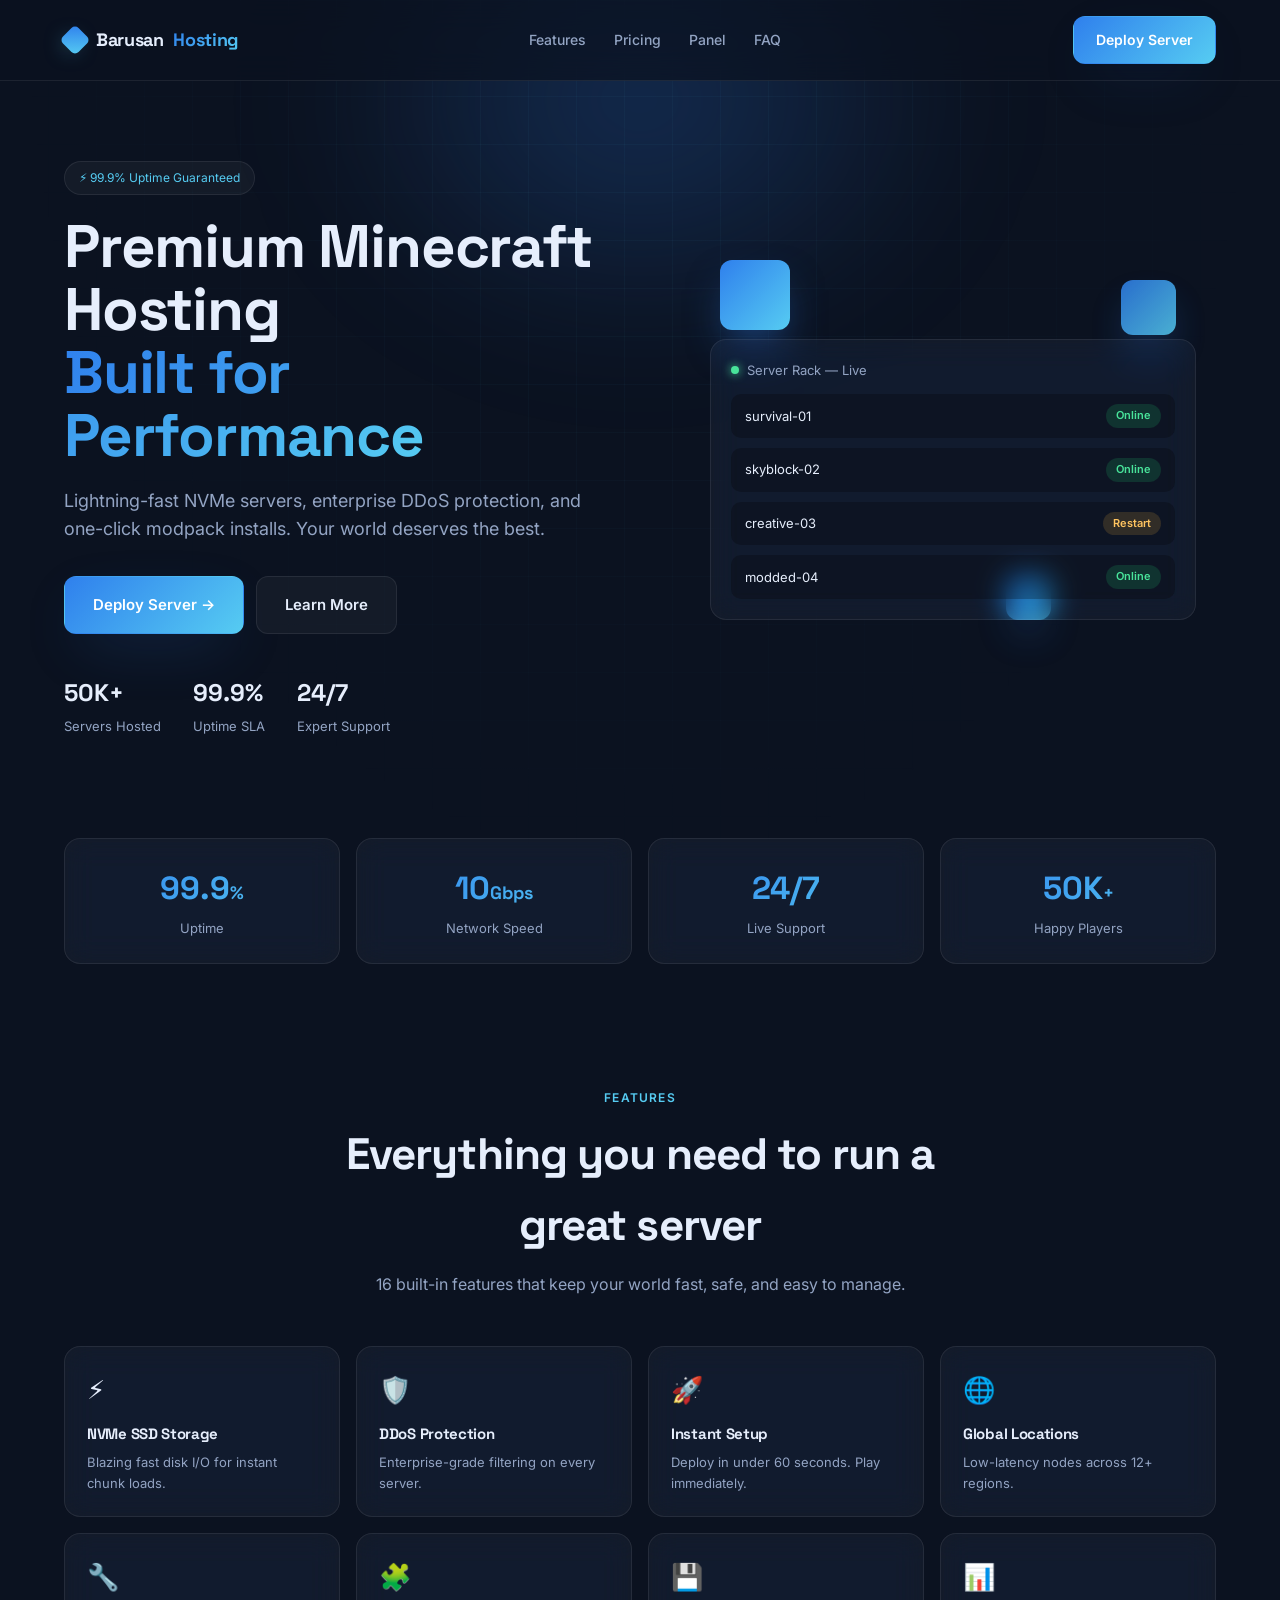
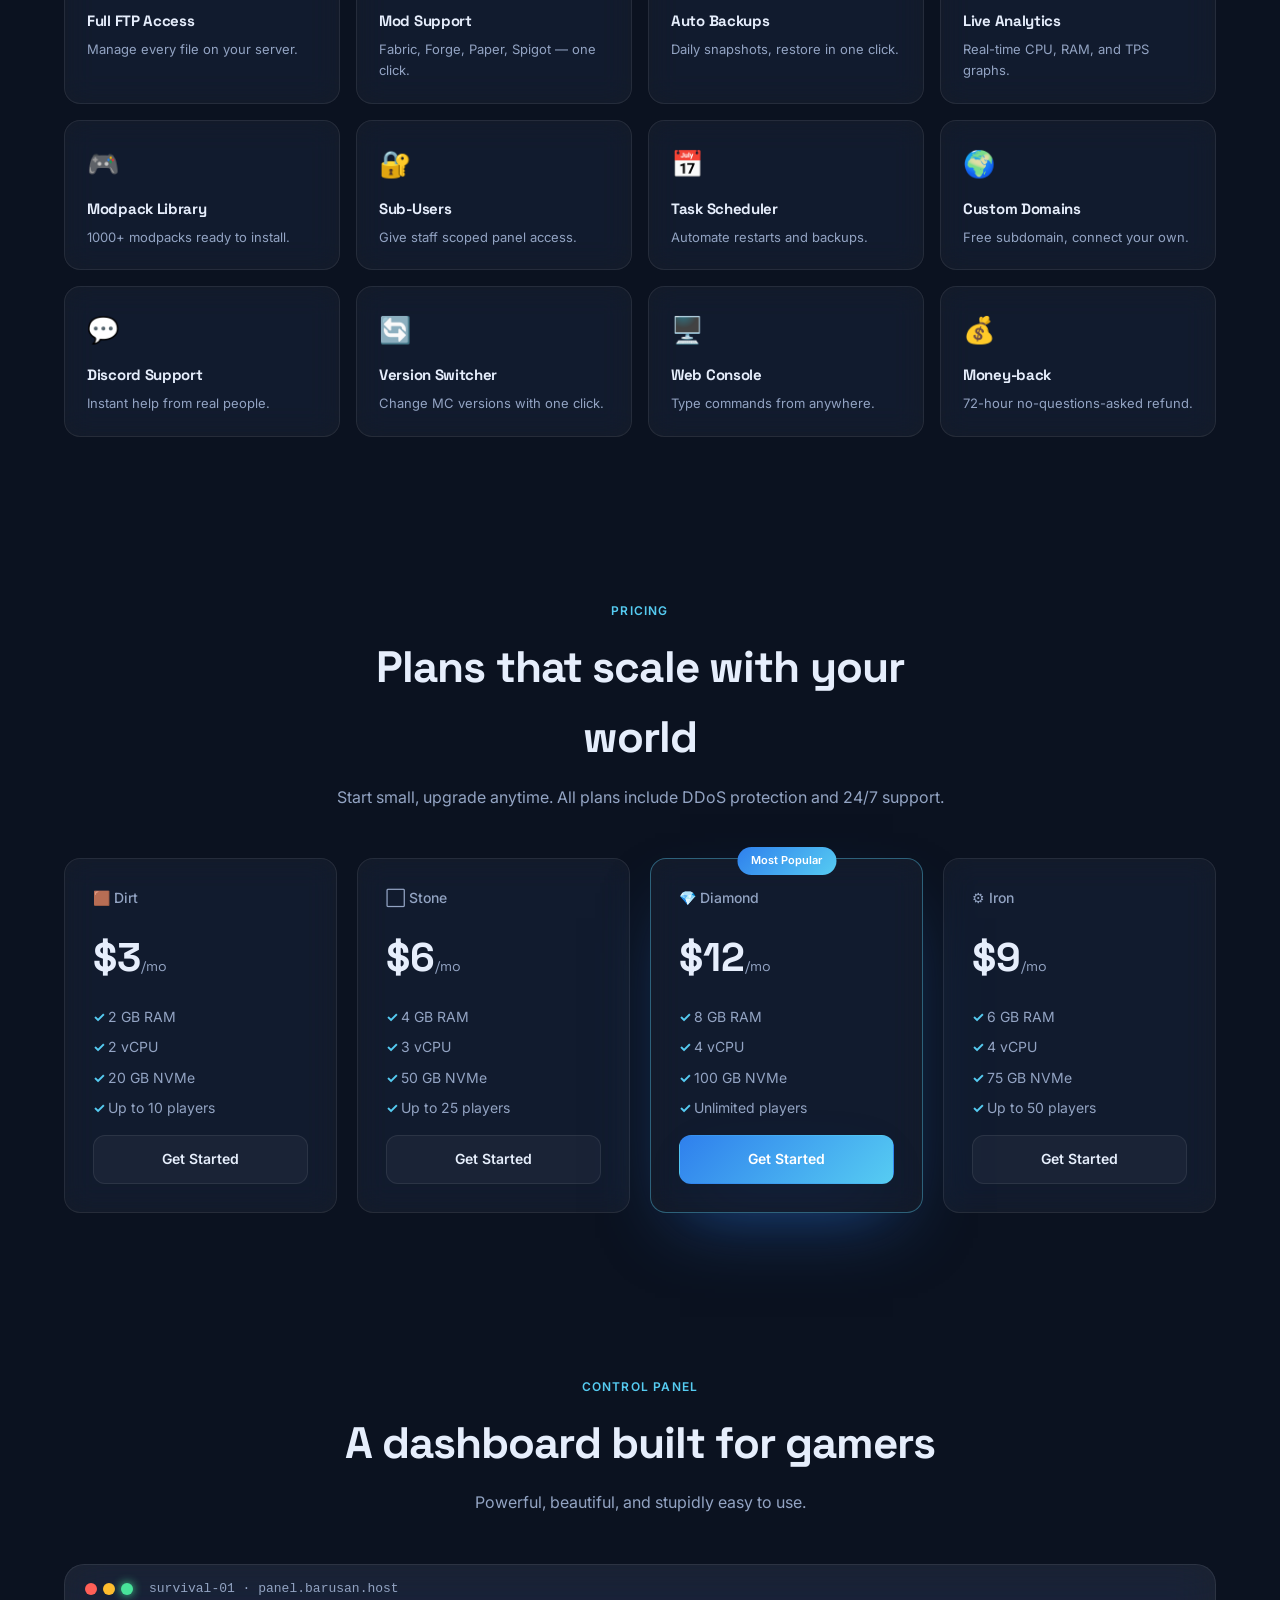
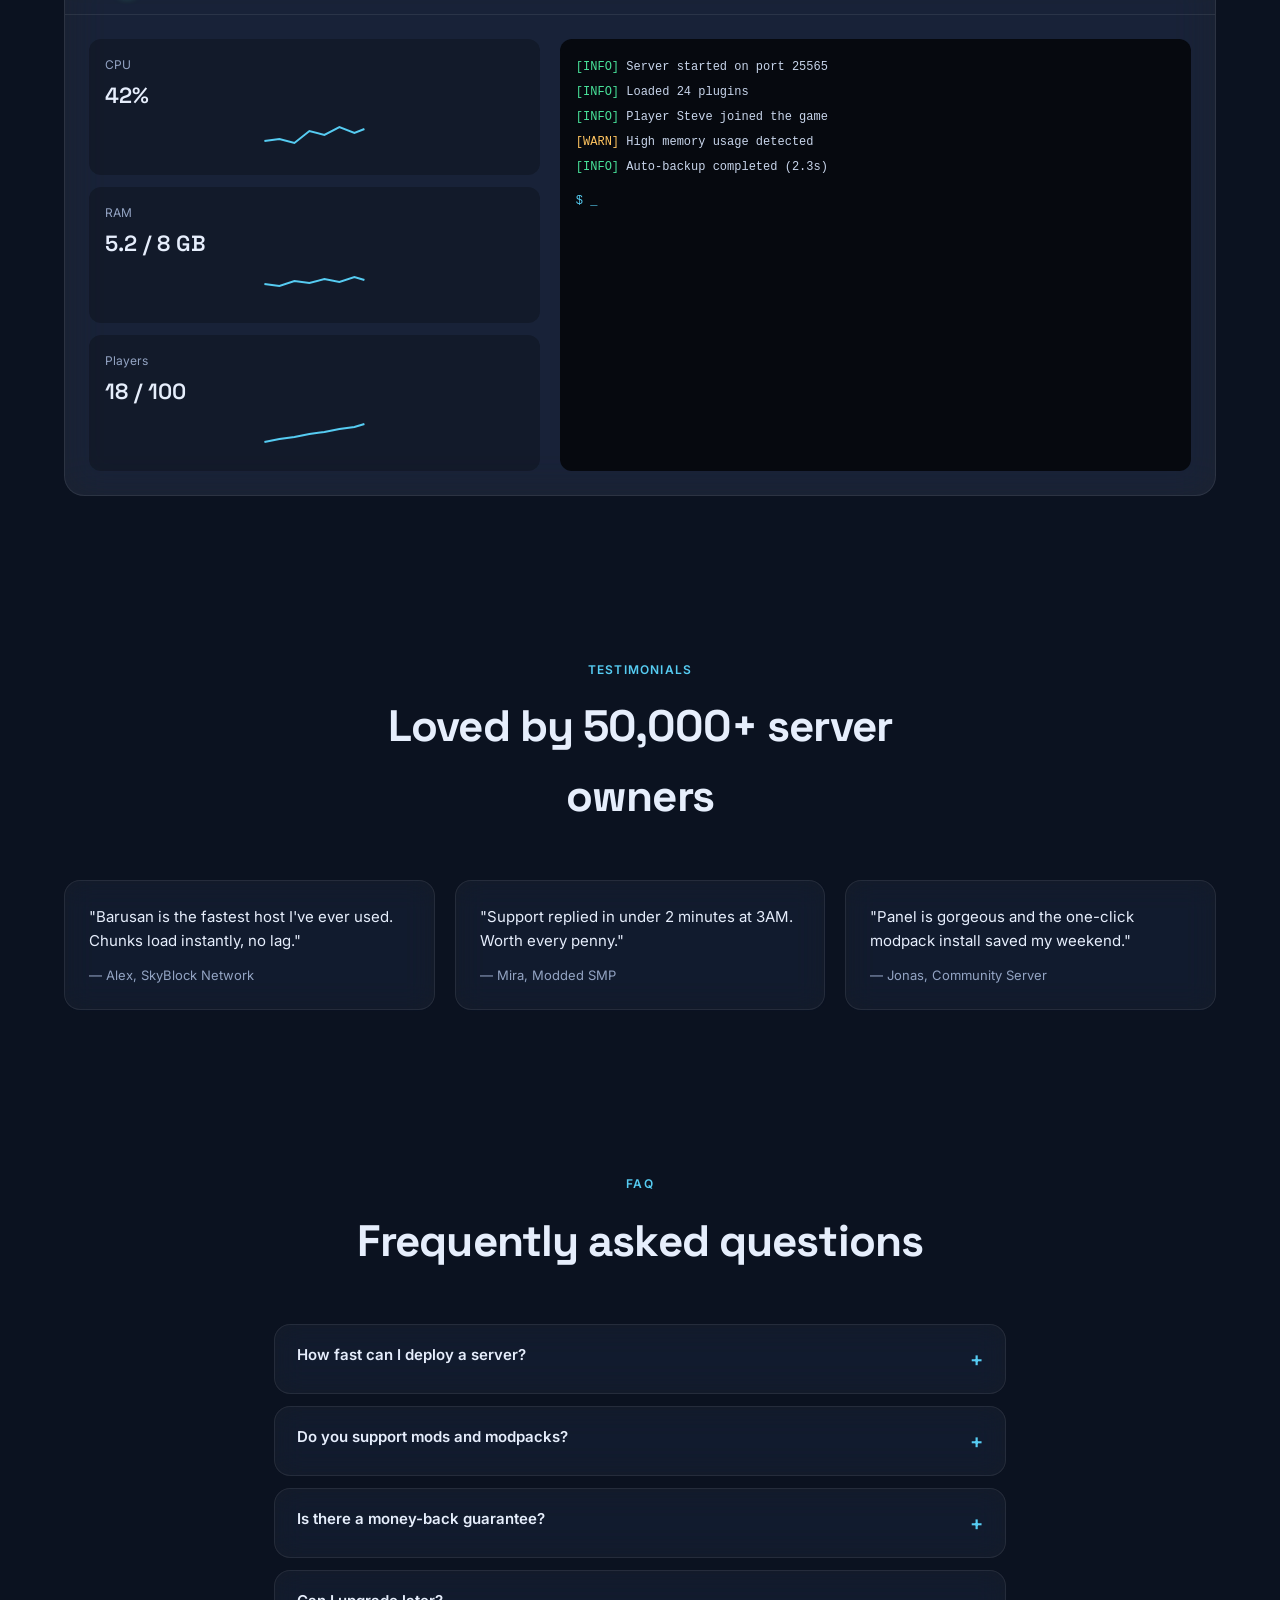
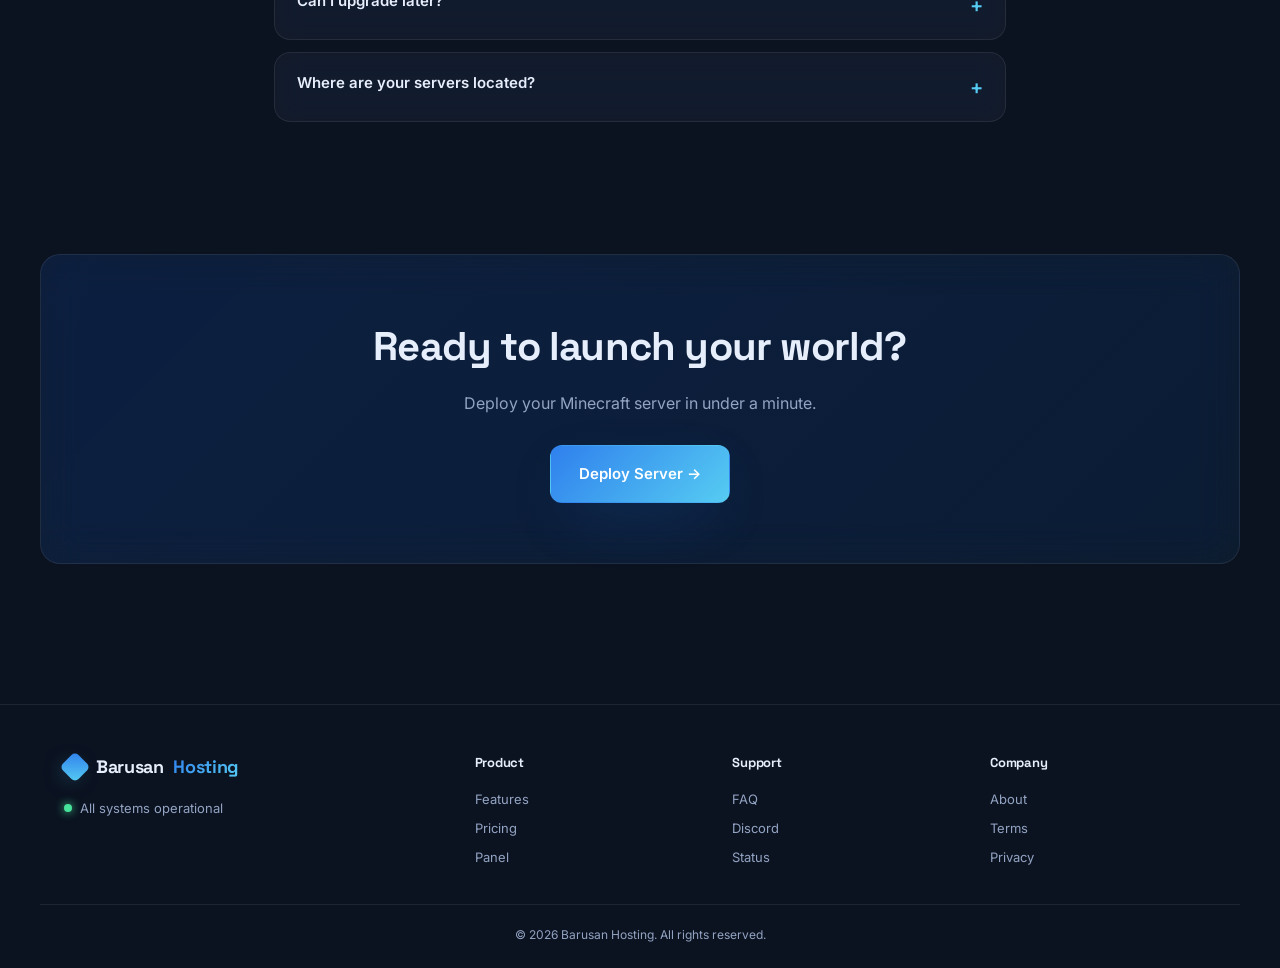
<file: index.html>
<!DOCTYPE html>
<html lang="en">
<head>
<meta charset="UTF-8" />
<meta name="viewport" content="width=device-width, initial-scale=1.0" />
<title>Barusan Hosting — Premium Minecraft Server Hosting</title>
<meta name="description" content="High-performance Minecraft server hosting with NVMe SSDs, DDoS protection, and 99.9% uptime. Deploy your server in seconds." />
<meta property="og:title" content="Barusan Hosting — Premium Minecraft Server Hosting" />
<meta property="og:description" content="High-performance Minecraft server hosting with NVMe SSDs, DDoS protection, and 99.9% uptime." />
<meta property="og:type" content="website" />
<meta name="twitter:card" content="summary_large_image" />
<link rel="preconnect" href="https://fonts.googleapis.com" />
<link rel="preconnect" href="https://fonts.gstatic.com" crossorigin />
<link href="https://fonts.googleapis.com/css2?family=Space+Grotesk:wght@500;600;700&family=Inter:wght@400;500;600&display=swap" rel="stylesheet" />
<link rel="stylesheet" href="style.css" />
</head>
<body>
<div class="bg-grid"></div>
<div class="bg-glow"></div>

<header class="nav">
  <div class="container nav-inner">
    <a href="#" class="logo"><span class="logo-cube"></span> Barusan <span class="logo-accent">Hosting</span></a>
    <nav class="nav-links">
      <a href="#features">Features</a>
      <a href="#pricing">Pricing</a>
      <a href="#panel">Panel</a>
      <a href="#faq">FAQ</a>
    </nav>
    <a href="#pricing" class="btn btn-primary">Deploy Server</a>
  </div>
</header>

<section class="hero">
  <div class="container hero-grid">
    <div class="hero-content">
      <span class="badge">⚡ 99.9% Uptime Guaranteed</span>
      <h1>Premium Minecraft Hosting<br /><span class="grad-text">Built for Performance</span></h1>
      <p class="lead">Lightning-fast NVMe servers, enterprise DDoS protection, and one-click modpack installs. Your world deserves the best.</p>
      <div class="hero-cta">
        <a href="#pricing" class="btn btn-primary btn-lg">Deploy Server →</a>
        <a href="#features" class="btn btn-ghost btn-lg">Learn More</a>
      </div>
      <div class="hero-trust">
        <div><strong>50K+</strong><span>Servers Hosted</span></div>
        <div><strong>99.9%</strong><span>Uptime SLA</span></div>
        <div><strong>24/7</strong><span>Expert Support</span></div>
      </div>
    </div>
    <div class="hero-visual">
      <div class="cube c1"></div>
      <div class="cube c2"></div>
      <div class="cube c3"></div>
      <div class="rack glass">
        <div class="rack-header"><span class="dot green"></span> Server Rack — Live</div>
        <div class="rack-row"><span>survival-01</span><span class="pill ok">Online</span></div>
        <div class="rack-row"><span>skyblock-02</span><span class="pill ok">Online</span></div>
        <div class="rack-row"><span>creative-03</span><span class="pill warn">Restart</span></div>
        <div class="rack-row"><span>modded-04</span><span class="pill ok">Online</span></div>
      </div>
    </div>
  </div>
</section>

<section class="stats">
  <div class="container stats-grid">
    <div class="stat glass"><div class="stat-num">99.9<span>%</span></div><div class="stat-label">Uptime</div></div>
    <div class="stat glass"><div class="stat-num">10<span>Gbps</span></div><div class="stat-label">Network Speed</div></div>
    <div class="stat glass"><div class="stat-num">24/7</div><div class="stat-label">Live Support</div></div>
    <div class="stat glass"><div class="stat-num">50K<span>+</span></div><div class="stat-label">Happy Players</div></div>
  </div>
</section>

<section id="features" class="section">
  <div class="container">
    <div class="section-head">
      <span class="eyebrow">Features</span>
      <h2>Everything you need to run a great server</h2>
      <p>16 built-in features that keep your world fast, safe, and easy to manage.</p>
    </div>
    <div class="feat-grid">
      <div class="feat glass"><div class="feat-icon">⚡</div><h3>NVMe SSD Storage</h3><p>Blazing fast disk I/O for instant chunk loads.</p></div>
      <div class="feat glass"><div class="feat-icon">🛡️</div><h3>DDoS Protection</h3><p>Enterprise-grade filtering on every server.</p></div>
      <div class="feat glass"><div class="feat-icon">🚀</div><h3>Instant Setup</h3><p>Deploy in under 60 seconds. Play immediately.</p></div>
      <div class="feat glass"><div class="feat-icon">🌐</div><h3>Global Locations</h3><p>Low-latency nodes across 12+ regions.</p></div>
      <div class="feat glass"><div class="feat-icon">🔧</div><h3>Full FTP Access</h3><p>Manage every file on your server.</p></div>
      <div class="feat glass"><div class="feat-icon">🧩</div><h3>Mod Support</h3><p>Fabric, Forge, Paper, Spigot — one click.</p></div>
      <div class="feat glass"><div class="feat-icon">💾</div><h3>Auto Backups</h3><p>Daily snapshots, restore in one click.</p></div>
      <div class="feat glass"><div class="feat-icon">📊</div><h3>Live Analytics</h3><p>Real-time CPU, RAM, and TPS graphs.</p></div>
      <div class="feat glass"><div class="feat-icon">🎮</div><h3>Modpack Library</h3><p>1000+ modpacks ready to install.</p></div>
      <div class="feat glass"><div class="feat-icon">🔐</div><h3>Sub-Users</h3><p>Give staff scoped panel access.</p></div>
      <div class="feat glass"><div class="feat-icon">📅</div><h3>Task Scheduler</h3><p>Automate restarts and backups.</p></div>
      <div class="feat glass"><div class="feat-icon">🌍</div><h3>Custom Domains</h3><p>Free subdomain, connect your own.</p></div>
      <div class="feat glass"><div class="feat-icon">💬</div><h3>Discord Support</h3><p>Instant help from real people.</p></div>
      <div class="feat glass"><div class="feat-icon">🔄</div><h3>Version Switcher</h3><p>Change MC versions with one click.</p></div>
      <div class="feat glass"><div class="feat-icon">🖥️</div><h3>Web Console</h3><p>Type commands from anywhere.</p></div>
      <div class="feat glass"><div class="feat-icon">💰</div><h3>Money-back</h3><p>72-hour no-questions-asked refund.</p></div>
    </div>
  </div>
</section>

<section id="pricing" class="section">
  <div class="container">
    <div class="section-head">
      <span class="eyebrow">Pricing</span>
      <h2>Plans that scale with your world</h2>
      <p>Start small, upgrade anytime. All plans include DDoS protection and 24/7 support.</p>
    </div>
    <div class="price-grid">
      <div class="price glass">
        <div class="tier">🟫 Dirt</div>
        <div class="price-num">$3<span>/mo</span></div>
        <ul><li>2 GB RAM</li><li>2 vCPU</li><li>20 GB NVMe</li><li>Up to 10 players</li></ul>
        <a href="#" class="btn btn-ghost">Get Started</a>
      </div>
      <div class="price glass">
        <div class="tier">⬜ Stone</div>
        <div class="price-num">$6<span>/mo</span></div>
        <ul><li>4 GB RAM</li><li>3 vCPU</li><li>50 GB NVMe</li><li>Up to 25 players</li></ul>
        <a href="#" class="btn btn-ghost">Get Started</a>
      </div>
      <div class="price glass popular">
        <div class="popular-badge">Most Popular</div>
        <div class="tier">💎 Diamond</div>
        <div class="price-num">$12<span>/mo</span></div>
        <ul><li>8 GB RAM</li><li>4 vCPU</li><li>100 GB NVMe</li><li>Unlimited players</li></ul>
        <a href="#" class="btn btn-primary">Get Started</a>
      </div>
      <div class="price glass">
        <div class="tier">⚙️ Iron</div>
        <div class="price-num">$9<span>/mo</span></div>
        <ul><li>6 GB RAM</li><li>4 vCPU</li><li>75 GB NVMe</li><li>Up to 50 players</li></ul>
        <a href="#" class="btn btn-ghost">Get Started</a>
      </div>
    </div>
  </div>
</section>

<section id="panel" class="section">
  <div class="container">
    <div class="section-head">
      <span class="eyebrow">Control Panel</span>
      <h2>A dashboard built for gamers</h2>
      <p>Powerful, beautiful, and stupidly easy to use.</p>
    </div>
    <div class="panel glass-strong">
      <div class="panel-top">
        <div class="panel-tabs"><span class="dot red"></span><span class="dot yellow"></span><span class="dot green"></span></div>
        <div class="panel-title">survival-01 · panel.barusan.host</div>
      </div>
      <div class="panel-body">
        <div class="panel-metrics">
          <div class="metric"><div class="metric-label">CPU</div><div class="metric-val">42%</div><svg viewBox="0 0 100 30" class="spark"><polyline points="0,20 15,18 30,22 45,10 60,14 75,6 90,12 100,8" /></svg></div>
          <div class="metric"><div class="metric-label">RAM</div><div class="metric-val">5.2 / 8 GB</div><svg viewBox="0 0 100 30" class="spark"><polyline points="0,15 15,17 30,12 45,14 60,10 75,13 90,8 100,11" /></svg></div>
          <div class="metric"><div class="metric-label">Players</div><div class="metric-val">18 / 100</div><svg viewBox="0 0 100 30" class="spark"><polyline points="0,25 15,22 30,20 45,17 60,15 75,12 90,10 100,7" /></svg></div>
        </div>
        <div class="console">
          <div class="con-line"><span class="ok">[INFO]</span> Server started on port 25565</div>
          <div class="con-line"><span class="ok">[INFO]</span> Loaded 24 plugins</div>
          <div class="con-line"><span class="ok">[INFO]</span> Player Steve joined the game</div>
          <div class="con-line"><span class="warn">[WARN]</span> High memory usage detected</div>
          <div class="con-line"><span class="ok">[INFO]</span> Auto-backup completed (2.3s)</div>
          <div class="con-line con-input">$ <span class="cursor">_</span></div>
        </div>
      </div>
    </div>
  </div>
</section>

<section class="section">
  <div class="container">
    <div class="section-head">
      <span class="eyebrow">Testimonials</span>
      <h2>Loved by 50,000+ server owners</h2>
    </div>
    <div class="test-grid">
      <div class="test glass"><p>"Barusan is the fastest host I've ever used. Chunks load instantly, no lag."</p><div class="who">— Alex, SkyBlock Network</div></div>
      <div class="test glass"><p>"Support replied in under 2 minutes at 3AM. Worth every penny."</p><div class="who">— Mira, Modded SMP</div></div>
      <div class="test glass"><p>"Panel is gorgeous and the one-click modpack install saved my weekend."</p><div class="who">— Jonas, Community Server</div></div>
    </div>
  </div>
</section>

<section id="faq" class="section">
  <div class="container faq-wrap">
    <div class="section-head">
      <span class="eyebrow">FAQ</span>
      <h2>Frequently asked questions</h2>
    </div>
    <details class="faq glass"><summary>How fast can I deploy a server?</summary><p>Under 60 seconds. Pick a plan, choose a version, and you're live.</p></details>
    <details class="faq glass"><summary>Do you support mods and modpacks?</summary><p>Yes — Fabric, Forge, Paper, Spigot, and 1000+ CurseForge modpacks with one-click install.</p></details>
    <details class="faq glass"><summary>Is there a money-back guarantee?</summary><p>Yes. Full refund within 72 hours if you're not happy.</p></details>
    <details class="faq glass"><summary>Can I upgrade later?</summary><p>Absolutely. Upgrade or downgrade anytime from the panel with zero downtime.</p></details>
    <details class="faq glass"><summary>Where are your servers located?</summary><p>12+ regions worldwide including US, EU, Asia, and South America.</p></details>
  </div>
</section>

<section class="section cta-section">
  <div class="container cta glass-strong">
    <h2>Ready to launch your world?</h2>
    <p>Deploy your Minecraft server in under a minute.</p>
    <a href="#pricing" class="btn btn-primary btn-lg">Deploy Server →</a>
  </div>
</section>

<footer class="footer">
  <div class="container footer-inner">
    <div>
      <a href="#" class="logo"><span class="logo-cube"></span> Barusan <span class="logo-accent">Hosting</span></a>
      <p class="foot-note"><span class="dot green"></span> All systems operational</p>
    </div>
    <div class="foot-cols">
      <div><h4>Product</h4><a href="#features">Features</a><a href="#pricing">Pricing</a><a href="#panel">Panel</a></div>
      <div><h4>Support</h4><a href="#faq">FAQ</a><a href="#">Discord</a><a href="#">Status</a></div>
      <div><h4>Company</h4><a href="#">About</a><a href="#">Terms</a><a href="#">Privacy</a></div>
    </div>
  </div>
  <div class="container foot-bottom">© 2026 Barusan Hosting. All rights reserved.</div>
</footer>
</body>
</html>
</file>
<file: style.css>
:root {
  --bg: #0B1220;
  --bg-2: #0f1830;
  --fg: #e6eefc;
  --muted: #93a4c3;
  --blue: #2F80ED;
  --cyan: #56CCF2;
  --border: rgba(255,255,255,0.08);
  --glass: rgba(255,255,255,0.04);
  --glass-2: rgba(255,255,255,0.07);
  --grad: linear-gradient(135deg, #2F80ED 0%, #56CCF2 100%);
  --shadow: 0 20px 60px -20px rgba(47,128,237,0.35);
}
* { box-sizing: border-box; margin: 0; padding: 0; }
html { scroll-behavior: smooth; }
body {
  font-family: 'Inter', system-ui, sans-serif;
  background: var(--bg);
  color: var(--fg);
  line-height: 1.6;
  overflow-x: hidden;
  min-height: 100vh;
}
h1, h2, h3, h4, .logo { font-family: 'Space Grotesk', sans-serif; letter-spacing: -0.02em; }
a { color: inherit; text-decoration: none; }

.container { max-width: 1200px; margin: 0 auto; padding: 0 24px; }

/* Background */
.bg-grid {
  position: fixed; inset: 0; z-index: -2;
  background-image:
    linear-gradient(rgba(86,204,242,0.04) 1px, transparent 1px),
    linear-gradient(90deg, rgba(86,204,242,0.04) 1px, transparent 1px);
  background-size: 48px 48px;
  mask-image: radial-gradient(ellipse at top, black 20%, transparent 70%);
}
.bg-glow {
  position: fixed; top: -200px; left: 50%; transform: translateX(-50%);
  width: 800px; height: 600px; z-index: -1;
  background: radial-gradient(ellipse, rgba(47,128,237,0.25), transparent 60%);
  filter: blur(60px);
  pointer-events: none;
}

.glass {
  background: var(--glass);
  border: 1px solid var(--border);
  border-radius: 16px;
  backdrop-filter: blur(14px) saturate(140%);
  -webkit-backdrop-filter: blur(14px) saturate(140%);
}
.glass-strong {
  background: var(--glass-2);
  border: 1px solid var(--border);
  border-radius: 20px;
  backdrop-filter: blur(20px) saturate(160%);
  -webkit-backdrop-filter: blur(20px) saturate(160%);
}

/* Buttons */
.btn {
  display: inline-flex; align-items: center; justify-content: center;
  padding: 12px 22px; border-radius: 12px; font-weight: 600;
  font-size: 14px; transition: transform .2s, box-shadow .2s, background .2s;
  border: 1px solid transparent; cursor: pointer;
}
.btn-lg { padding: 16px 28px; font-size: 15px; }
.btn-primary { background: var(--grad); color: white; box-shadow: var(--shadow); }
.btn-primary:hover { transform: translateY(-2px); box-shadow: 0 25px 70px -20px rgba(47,128,237,0.55); }
.btn-ghost { background: var(--glass); border-color: var(--border); color: var(--fg); }
.btn-ghost:hover { background: var(--glass-2); }

/* Nav */
.nav {
  position: sticky; top: 0; z-index: 50;
  background: rgba(11,18,32,0.7);
  backdrop-filter: blur(16px);
  -webkit-backdrop-filter: blur(16px);
  border-bottom: 1px solid var(--border);
}
.nav-inner { display: flex; align-items: center; justify-content: space-between; padding: 16px 24px; }
.logo { font-size: 18px; font-weight: 700; display: inline-flex; align-items: center; gap: 10px; }
.logo-accent { background: var(--grad); -webkit-background-clip: text; background-clip: text; color: transparent; }
.logo-cube {
  width: 22px; height: 22px; display: inline-block;
  background: var(--grad);
  border-radius: 5px;
  box-shadow: 0 6px 20px -6px rgba(86,204,242,0.6);
  transform: rotate(45deg);
}
.nav-links { display: flex; gap: 28px; }
.nav-links a { color: var(--muted); font-size: 14px; font-weight: 500; }
.nav-links a:hover { color: var(--fg); }
@media (max-width: 720px) { .nav-links { display: none; } }

/* Hero */
.hero { padding: 80px 0 60px; }
.hero-grid { display: grid; grid-template-columns: 1.1fr 1fr; gap: 48px; align-items: center; }
@media (max-width: 900px) { .hero-grid { grid-template-columns: 1fr; } }
.badge {
  display: inline-block; padding: 6px 14px; border-radius: 100px;
  background: var(--glass); border: 1px solid var(--border);
  font-size: 12px; color: var(--cyan); margin-bottom: 20px;
}
.hero h1 { font-size: clamp(36px, 5vw, 60px); line-height: 1.05; font-weight: 700; margin-bottom: 20px; }
.grad-text { background: var(--grad); -webkit-background-clip: text; background-clip: text; color: transparent; }
.lead { font-size: 18px; color: var(--muted); margin-bottom: 32px; max-width: 520px; }
.hero-cta { display: flex; gap: 12px; flex-wrap: wrap; margin-bottom: 40px; }
.hero-trust { display: flex; gap: 32px; flex-wrap: wrap; }
.hero-trust strong { display: block; font-size: 24px; font-family: 'Space Grotesk'; }
.hero-trust span { font-size: 13px; color: var(--muted); }

.hero-visual { position: relative; height: 420px; }
.cube {
  position: absolute; width: 70px; height: 70px; border-radius: 12px;
  background: var(--grad); box-shadow: 0 20px 40px -10px rgba(47,128,237,0.5);
  animation: float 6s ease-in-out infinite;
}
.c1 { top: 20px; left: 30px; animation-delay: 0s; }
.c2 { top: 40px; right: 40px; width: 55px; height: 55px; animation-delay: -2s; opacity: .85; }
.c3 { bottom: 40px; left: 60%; width: 45px; height: 45px; animation-delay: -4s; opacity: .7; }
@keyframes float { 0%,100% { transform: translateY(0) rotate(15deg); } 50% { transform: translateY(-20px) rotate(25deg); } }

.rack {
  position: absolute; bottom: 40px; left: 20px; right: 20px;
  padding: 20px; display: flex; flex-direction: column; gap: 10px;
}
.rack-header { font-size: 13px; color: var(--muted); display: flex; align-items: center; gap: 8px; margin-bottom: 4px; }
.rack-row {
  display: flex; justify-content: space-between; align-items: center;
  padding: 10px 14px; background: rgba(0,0,0,0.25); border-radius: 10px; font-size: 13px;
}
.pill { font-size: 11px; padding: 3px 10px; border-radius: 100px; font-weight: 600; }
.pill.ok { background: rgba(38,220,120,0.15); color: #48e39a; }
.pill.warn { background: rgba(255,180,60,0.15); color: #ffc460; }
.dot { width: 8px; height: 8px; border-radius: 50%; display: inline-block; }
.dot.green { background: #48e39a; box-shadow: 0 0 10px #48e39a; }
.dot.red { background: #ff5f57; }
.dot.yellow { background: #ffbd2e; }

/* Sections */
.section { padding: 80px 0; }
.section-head { text-align: center; max-width: 640px; margin: 0 auto 48px; }
.eyebrow { display: inline-block; font-size: 12px; font-weight: 600; color: var(--cyan); text-transform: uppercase; letter-spacing: 0.1em; margin-bottom: 12px; }
.section-head h2 { font-size: clamp(28px, 4vw, 44px); margin-bottom: 12px; }
.section-head p { color: var(--muted); }

/* Stats */
.stats { padding: 40px 0; }
.stats-grid { display: grid; grid-template-columns: repeat(4, 1fr); gap: 16px; }
@media (max-width: 720px) { .stats-grid { grid-template-columns: repeat(2, 1fr); } }
.stat { padding: 24px; text-align: center; }
.stat-num { font-family: 'Space Grotesk'; font-size: 32px; font-weight: 700; background: var(--grad); -webkit-background-clip: text; background-clip: text; color: transparent; }
.stat-num span { font-size: 18px; }
.stat-label { font-size: 13px; color: var(--muted); margin-top: 4px; }

/* Features */
.feat-grid { display: grid; grid-template-columns: repeat(4, 1fr); gap: 16px; }
@media (max-width: 900px) { .feat-grid { grid-template-columns: repeat(2, 1fr); } }
@media (max-width: 500px) { .feat-grid { grid-template-columns: 1fr; } }
.feat { padding: 22px; transition: transform .25s, border-color .25s; }
.feat:hover { transform: translateY(-4px); border-color: rgba(86,204,242,0.3); }
.feat-icon { font-size: 26px; margin-bottom: 12px; }
.feat h3 { font-size: 15px; margin-bottom: 6px; }
.feat p { font-size: 13px; color: var(--muted); }

/* Pricing */
.price-grid { display: grid; grid-template-columns: repeat(4, 1fr); gap: 20px; }
@media (max-width: 900px) { .price-grid { grid-template-columns: repeat(2, 1fr); } }
@media (max-width: 500px) { .price-grid { grid-template-columns: 1fr; } }
.price { padding: 28px; display: flex; flex-direction: column; gap: 16px; position: relative; }
.price.popular { border-color: rgba(86,204,242,0.4); box-shadow: 0 30px 70px -30px rgba(47,128,237,0.5); }
.popular-badge {
  position: absolute; top: -12px; left: 50%; transform: translateX(-50%);
  background: var(--grad); color: white; font-size: 11px; font-weight: 600;
  padding: 5px 14px; border-radius: 100px;
}
.tier { font-size: 14px; color: var(--muted); font-weight: 500; }
.price-num { font-family: 'Space Grotesk'; font-size: 40px; font-weight: 700; }
.price-num span { font-size: 14px; color: var(--muted); font-weight: 400; }
.price ul { list-style: none; display: flex; flex-direction: column; gap: 8px; font-size: 14px; color: var(--muted); }
.price li::before { content: "✓ "; color: var(--cyan); font-weight: 700; }
.price .btn { margin-top: auto; }

/* Panel */
.panel { overflow: hidden; }
.panel-top { padding: 14px 20px; border-bottom: 1px solid var(--border); display: flex; align-items: center; gap: 16px; }
.panel-tabs { display: flex; gap: 6px; }
.panel-tabs .dot { width: 12px; height: 12px; }
.panel-title { font-size: 13px; color: var(--muted); font-family: monospace; }
.panel-body { padding: 24px; display: grid; grid-template-columns: 1fr 1.4fr; gap: 20px; }
@media (max-width: 800px) { .panel-body { grid-template-columns: 1fr; } }
.panel-metrics { display: flex; flex-direction: column; gap: 12px; }
.metric { padding: 16px; background: rgba(0,0,0,0.25); border-radius: 12px; }
.metric-label { font-size: 12px; color: var(--muted); }
.metric-val { font-family: 'Space Grotesk'; font-size: 22px; font-weight: 600; margin: 4px 0 8px; }
.spark { width: 100%; height: 30px; }
.spark polyline { fill: none; stroke: url(#g); stroke-width: 2; }
.spark { --stroke: var(--cyan); }
.spark polyline { stroke: var(--cyan); }
.console {
  background: #06090f; border-radius: 12px; padding: 16px;
  font-family: 'JetBrains Mono', 'Courier New', monospace; font-size: 12px;
  color: #c8d5eb; min-height: 240px;
}
.con-line { padding: 3px 0; }
.con-line .ok { color: #48e39a; }
.con-line .warn { color: #ffc460; }
.con-input { color: var(--cyan); margin-top: 8px; }
.cursor { display: inline-block; animation: blink 1s steps(2) infinite; }
@keyframes blink { 50% { opacity: 0; } }

/* Testimonials */
.test-grid { display: grid; grid-template-columns: repeat(3, 1fr); gap: 20px; }
@media (max-width: 800px) { .test-grid { grid-template-columns: 1fr; } }
.test { padding: 24px; }
.test p { font-size: 15px; margin-bottom: 12px; }
.who { font-size: 13px; color: var(--muted); }

/* FAQ */
.faq-wrap { max-width: 780px; }
.faq { padding: 18px 22px; margin-bottom: 12px; cursor: pointer; }
.faq summary { font-weight: 600; font-size: 15px; list-style: none; display: flex; justify-content: space-between; }
.faq summary::after { content: "+"; color: var(--cyan); font-size: 20px; transition: transform .2s; }
.faq[open] summary::after { transform: rotate(45deg); }
.faq p { color: var(--muted); font-size: 14px; margin-top: 12px; }

/* CTA */
.cta-section { padding: 40px 0 100px; }
.cta { padding: 60px 40px; text-align: center; background: linear-gradient(135deg, rgba(47,128,237,0.12), rgba(86,204,242,0.06)); }
.cta h2 { font-size: clamp(28px, 4vw, 40px); margin-bottom: 12px; }
.cta p { color: var(--muted); margin-bottom: 28px; }

/* Footer */
.footer { border-top: 1px solid var(--border); padding: 48px 0 24px; margin-top: 40px; }
.footer-inner { display: grid; grid-template-columns: 1fr 2fr; gap: 40px; margin-bottom: 32px; }
@media (max-width: 720px) { .footer-inner { grid-template-columns: 1fr; } }
.foot-note { font-size: 13px; color: var(--muted); margin-top: 12px; display: flex; align-items: center; gap: 8px; }
.foot-cols { display: grid; grid-template-columns: repeat(3, 1fr); gap: 32px; }
.foot-cols h4 { font-size: 13px; margin-bottom: 12px; color: var(--fg); }
.foot-cols a { display: block; font-size: 13px; color: var(--muted); padding: 4px 0; }
.foot-cols a:hover { color: var(--fg); }
.foot-bottom { border-top: 1px solid var(--border); padding-top: 20px; font-size: 12px; color: var(--muted); text-align: center; }
</file>
